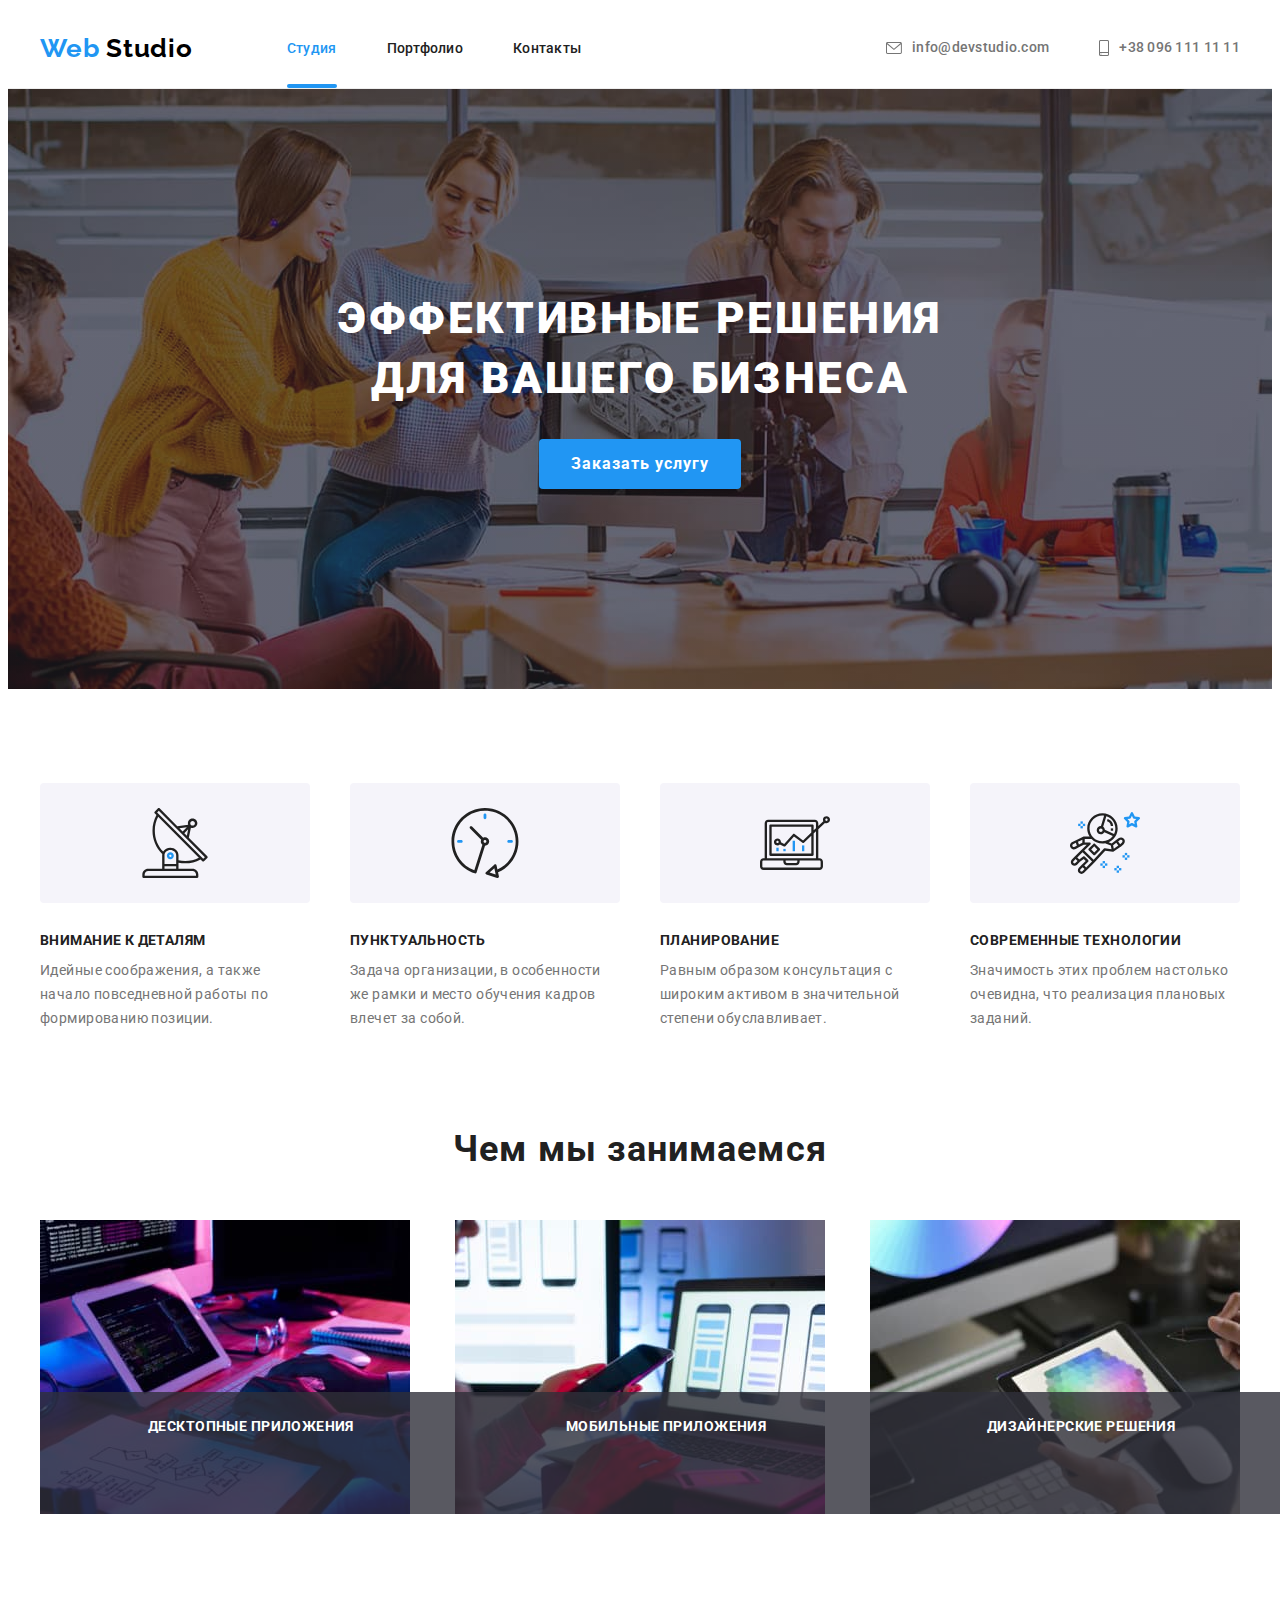
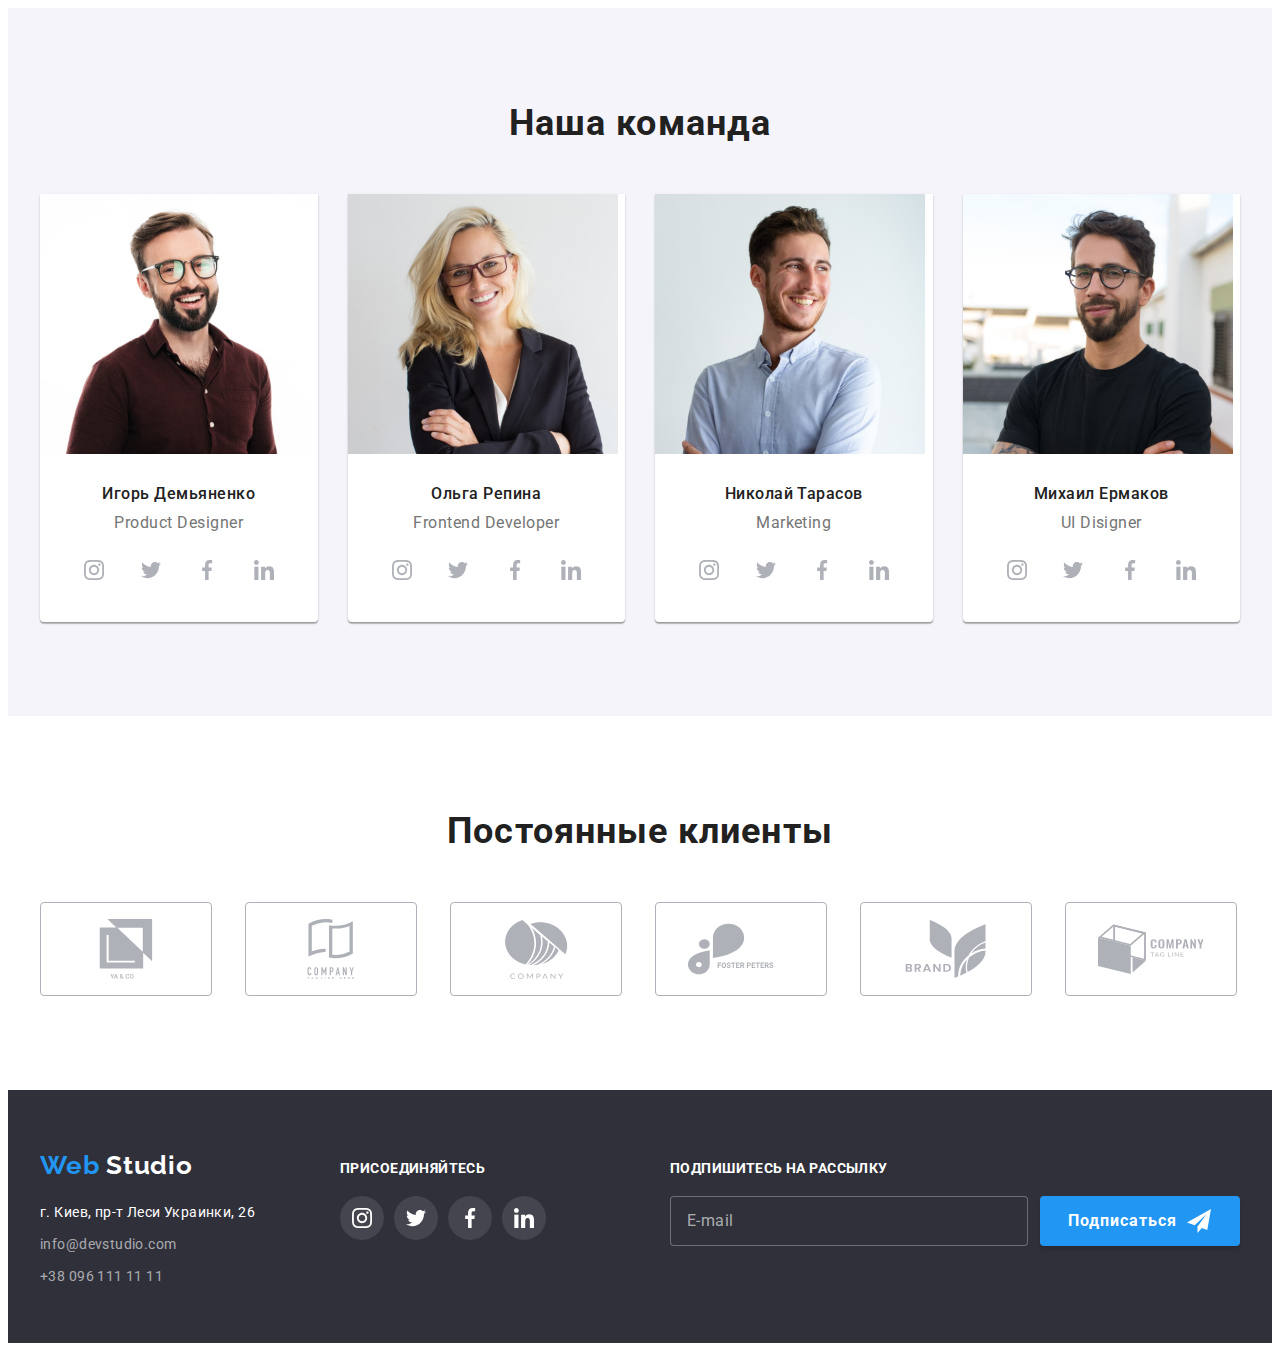
<file: index.html>
<!DOCTYPE html>
<html lang="ru">

<head>
	<meta charset="UTF-8" />
	<meta http-equiv="X-UA-Compatible" content="IE=edge" />
	<meta name="viewport" content="width=device-width, initial-scale=1.0" />
	<title>Студия</title>
	<link rel="preconnect" href="https://fonts.googleapis.com" />
	<link rel="preconnect" href="https://fonts.gstatic.com" crossorigin />
	<link href="https://fonts.googleapis.com/css2?family=Raleway:wght@700&family=Roboto:wght@400;500;700;900&display=swap"
		rel="stylesheet" />
	<link rel="stylesheet" href="https://cdnjs.cloudflare.com/ajax/libs/modern-normalize/1.1.0/modern-normalize.min.css"
		integrity="sha512-wpPYUAdjBVSE4KJnH1VR1HeZfpl1ub8YT/NKx4PuQ5NmX2tKuGu6U/JRp5y+Y8XG2tV+wKQpNHVUX03MfMFn9Q=="
		crossorigin="anonymous" referrerpolicy="no-referrer" />
	<link rel="stylesheet" href="./css/main.min.css">
</head>

<body>
	<header class="header">
		<div class="container header-container">
			<a href="index.html" lang="en" class="logo link">
				Web
				<span class="logo_black">Studio</span>
			</a>
			<nav class="nav">
				<ul class="nav-list list">
					<li class="nav-list__item">
						<a class="nav-list__link link current" href="">
							Студия
						</a>
					</li>
					<li class="nav-list__item">
						<a class="nav-list__link link" href="./portfolio.html">
							Портфолио
						</a>
					</li>
					<li class="nav-list__item">
						<a class="nav-list__link link" href="#contacts">
							Контакты
						</a>
					</li>
				</ul>
			</nav>
			<ul class="contacts-list list">
				<li class="contacts-list__item">
					<a class="contacts-list__link link email" href="mailto:info@devstudio.com">
						<svg class="contacts-list__icon" width="16" height="12">
							<use href="./images/sprite.svg#icon-envelope"></use>
						</svg>
						info@devstudio.com
					</a>
				</li>
				<li class="contacts-list__item">
					<a class="contacts-list__link link phone" href="tel:+380961111111">
						<svg class="contacts-list__icon" width="10" height="16">
							<use href="./images/sprite.svg#icon-smartphone"></use>
						</svg>
						+38 096 111 11 11
					</a>
				</li>
			</ul>
		</div>
	</header>
	<main>
		<section class="hero-section">
			<div class="container hero-container">
				<h1 class="main-title">
					Эффективные решения
					<br />
					для вашего бизнеса
				</h1>
				<button class="modal-btn" type="button" data-modal-open>
					Заказать услугу
				</button>
			</div>
		</section>
		<section class="features-section">
			<div class="container features-container">
				<h2 class="features-title title visually-hidden">
					Наши преимущества
				</h2>
				<ul class="features-list list">
					<li class="features-list__item">
						<div class="features-list__icon-wrapper">
							<svg class="features-list__icon" width="70" height="70">
								<use href="./images/sprite.svg#icon-antenna"></use>
							</svg>
						</div>
						<h3 class="features-list__title">Внимание к деталям</h3>
						<p class="features-list__description">
							Идейные соображения, а также начало повседневной работы по
							формированию позиции.
						</p>
					</li>

					<li class="features-list__item">
						<div class="features-list__icon-wrapper">
							<svg class="features-list__icon" width="70" height="70">
								<use href="./images/sprite.svg#icon-clock"></use>
							</svg>
						</div>
						<h3 class="features-list__title">Пунктуальность</h3>
						<p class="features-list__description">
							Задача организации, в особенности же рамки и место обучения
							кадров влечет за собой.
						</p>
					</li>
					<li class="features-list__item">
						<div class="features-list__icon-wrapper">
							<svg class="features-list__icon" width="70" height="70">
								<use href="./images/sprite.svg#icon-diagram"></use>
							</svg>
						</div>
						<h3 class="features-list__title">Планирование</h3>
						<p class="features-list__description">
							Равным образом консультация с широким активом в значительной
							степени обуславливает.
						</p>
					</li>
					<li class="features-list__item">
						<div class="features-list__icon-wrapper">
							<svg class="features-list__icon" width="70" height="70">
								<use href="./images/sprite.svg#icon-astronaut"></use>
							</svg>
						</div>
						<h3 class="features-list__title">Современные технологии</h3>
						<p class="features-list__description">
							Значимость этих проблем настолько очевидна, что реализация
							плановых заданий.
						</p>
					</li>
				</ul>
			</div>
		</section>
		<section class="activities section">
			<div class="container activities-container">
				<h2 class="activities-title title">Чем мы занимаемся</h2>
				<ul class="activities-list list">
					<li class="activities-list__item">
						<img src="./images/box-1.jpg" alt="Проектируем сайты" width="370" />
						<h3 class="activities-list__title">Десктопные приложения</h3>
					</li>
					<li class="activities-list__item">
						<img src="./images/box-2.jpg" alt="Адаптируем под мобильные" width="370" />
						<h3 class="activities-list__title">Мобильные приложения</h3>
					</li>
					<li class="activities-list__item">
						<img src="./images/box-3.jpg" alt="Сопровождаем бренды" width="370" />
						<h3 class="activities-list__title">Дизайнерские решения</h3>
					</li>
				</ul>
			</div>
		</section>
		<section class="team section">
			<div class="container team-container">
				<h2 class="team-title title">Наша команда</h2>
				<ul class="team-list list">
					<li class="team-member">
						<div class="team-member-card">
							<img src="./images/demjanenko.jpg" alt="Игорь Демьяненко" width="270" />
							<div class="team-member-description">
								<h3 class="team-member-name">Игорь Демьяненко</h3>
								<p class="team-member-position" lang="en">
									Product Designer
								</p>
								<ul class="social-list list">
									<li class="social-list__item">
										<a class="social-list__link link" href="">
											<svg class="social-list__icon" width="20" height="20">
												<use href="./images/sprite.svg#icon-instagram"></use>
											</svg>
										</a>
									</li>
									<li class="social-list__item">
										<a class="social-list__link link" href="">
											<svg class="social-list__icon" width="20" height="20">
												<use href="./images/sprite.svg#icon-twitter"></use>
											</svg>
										</a>
									</li>
									<li class="social-list__item">
										<a class="social-list__link link" href="">
											<svg class="social-list__icon" width="20" height="20">
												<use href="./images/sprite.svg#icon-facebook"></use>
											</svg>
										</a>
									</li>
									<li class="social-list__item">
										<a class="social-list__link link" href="">
											<svg class="social-list__icon" width="20" height="20">
												<use href="./images/sprite.svg#icon-linkedin"></use>
											</svg>
										</a>
									</li>
								</ul>
							</div>
						</div>
					</li>
					<li class="team-member">
						<div class="team-member-card">
							<img src="./images/repina.jpg" alt="Ольга Репина" width="270" />
							<div class="team-member-description">
								<h3 class="team-member-name">Ольга Репина</h3>
								<p class="team-member-position" lang="en">
									Frontend Developer
								</p>
								<ul class="social-list list">
									<li class="social-list__item">
										<a class="social-list__link link" href="">
											<svg class="social-list__icon" width="20" height="20">
												<use href="./images/sprite.svg#icon-instagram"></use>
											</svg>
										</a>
									</li>
									<li class="social-list__item">
										<a class="social-list__link link" href="">
											<svg class="social-list__icon" width="20" height="20">
												<use href="./images/sprite.svg#icon-twitter"></use>
											</svg>
										</a>
									</li>
									<li class="social-list__item">
										<a class="social-list__link link" href="">
											<svg class="social-list__icon" width="20" height="20">
												<use href="./images/sprite.svg#icon-facebook"></use>
											</svg>
										</a>
									</li>
									<li class="social-list__item">
										<a class="social-list__link link" href="">
											<svg class="social-list__icon" width="20" height="20">
												<use href="./images/sprite.svg#icon-linkedin"></use>
											</svg>
										</a>
									</li>
								</ul>
							</div>
						</div>
					</li>
					<li class="team-member">
						<div class="team-member-card">
							<img src="./images/tarasov.jpg" alt="Николай Тарасов" width="270" />
							<div class="team-member-description">
								<h3 class="team-member-name">Николай Тарасов</h3>
								<p class="team-member-position" lang="en">
									Marketing
								</p>
								<ul class="social-list list">
									<li class="social-list__item">
										<a class="social-list__link link" href="">
											<svg class="social-list__icon" width="20" height="20">
												<use href="./images/sprite.svg#icon-instagram"></use>
											</svg>
										</a>
									</li>
									<li class="social-list__item">
										<a class="social-list__link link" href="">
											<svg class="social-list__icon" width="20" height="20">
												<use href="./images/sprite.svg#icon-twitter"></use>
											</svg>
										</a>
									</li>
									<li class="social-list__item">
										<a class="social-list__link link" href="">
											<svg class="social-list__icon" width="20" height="20">
												<use href="./images/sprite.svg#icon-facebook"></use>
											</svg>
										</a>
									</li>
									<li class="social-list__item">
										<a class="social-list__link link" href="">
											<svg class="social-list__icon" width="20" height="20">
												<use href="./images/sprite.svg#icon-linkedin"></use>
											</svg>
										</a>
									</li>
								</ul>
							</div>
						</div>
					</li>
					<li class="team-member">
						<div class="team-member-card">
							<img src="./images/ermakov.jpg" alt="Михаил Ермаков" width="270" />
							<div class="team-member-description">
								<h3 class="team-member-name">Михаил Ермаков</h3>
								<p class="team-member-position" lang="en">
									UI Disigner
								</p>
								<ul class="social-list list">
									<li class="social-list__item">
										<a class="social-list__link link" href="">
											<svg class="social-list__icon" width="20" height="20">
												<use href="./images/sprite.svg#icon-instagram"></use>
											</svg>
										</a>
									</li>
									<li class="social-list__item">
										<a class="social-list__link link" href="">
											<svg class="social-list__icon" width="20" height="20">
												<use href="./images/sprite.svg#icon-twitter"></use>
											</svg>
										</a>
									</li>
									<li class="social-list__item">
										<a class="social-list__link link" href="">
											<svg class="social-list__icon" width="20" height="20">
												<use href="./images/sprite.svg#icon-facebook"></use>
											</svg>
										</a>
									</li>
									<li class="social-list__item">
										<a class="social-list__link link" href="">
											<svg class="social-list__icon" width="20" height="20">
												<use href="./images/sprite.svg#icon-linkedin"></use>
											</svg>
										</a>
									</li>
								</ul>
							</div>
						</div>
					</li>
				</ul>
			</div>
		</section>
		<section class="clients section">
			<div class="container clients-container">
				<h2 class="clients-title title">Постоянные клиенты</h2>
				<ul class="clients-list list">
					<li class="clients-list__item">
						<a href="" class="clients-list__link link">
							<svg class="clients-list__icon" width="106" height="60">
								<use href="./images/sprite.svg#icon-yako"></use>
							</svg>
						</a>
					</li>
					<li class="clients-list__item">
						<a href="" class="clients-list__link link">
							<svg class="clients-list__icon" width="106" height="60">
								<use href="./images/sprite.svg#icon-taglinehere"></use>
							</svg>
						</a>
					</li>
					<li class="clients-list__item">
						<a href="" class="clients-list__link link">
							<svg class="clients-list__icon" width="106" height="60">
								<use href="./images/sprite.svg#icon-company"></use>
							</svg>
						</a>
					</li>
					<li class="clients-list__item">
						<a href="" class="clients-list__link link">
							<svg class="clients-list__icon" width="106" height="60">
								<use href="./images/sprite.svg#icon-foster"></use>
							</svg>
						</a>
					</li>
					<li class="clients-list__item">
						<a href="" class="clients-list__link link">
							<svg class="clients-list__icon" width="106" height="60">
								<use href="./images/sprite.svg#icon-brand"></use>
							</svg>
						</a>
					</li>
					<li class="clients-list__item">
						<a href="" class="clients-list__link link">
							<svg class="clients-list__icon" width="106" height="60">
								<use href="./images/sprite.svg#icon-tagline"></use>
							</svg>
						</a>
					</li>
				</ul>
			</div>
		</section>
	</main>
	<footer class="footer">
		<div class="container footer-container">
			<div class="footer-wraper">
				<div class="address-wraper">
					<a href="index.html" lang="en" class="logo link">
						Web
						<span class="logo_white">Studio</span>
					</a>
					<address id="contacts" class="contacts">
						<ul class="contacts-list list">
							<li class="contacts-list__item">
								<a class="contacts-list__link link post" href="https://goo.gl/maps/UUUmMHArdC9bSHM6A" target="_blank"
									rel="noopener noreferrer">
									г. Киев, пр-т Леси Украинки, 26
								</a>
							</li>
							<li class="contacts-list__item">
								<a class="contacts-list__link link email" href="mailto:info@devstudio.com">
									info@devstudio.com
								</a>
							</li>
							<li class="contacts-list__item">
								<a class="contacts-list__link link phone" href="tel:+380961111111">
									+38 096 111 11 11
								</a>
							</li>
						</ul>
					</address>
				</div>
				<div class="social-media">
					<b class="join">Присоединяйтесь</b>
					<ul class="social-list list">
						<li class="social-list__item">
							<a class="social-list__link link" href="">
								<svg class="social-list__icon" width="20" height="20">
									<use href="./images/sprite.svg#icon-instagram"></use>
								</svg>
							</a>
						</li>
						<li class="social-list__item">
							<a class="social-list__link link" href="">
								<svg class="social-list__icon" width="20" height="20">
									<use href="./images/sprite.svg#icon-twitter"></use>
								</svg>
							</a>
						</li>
						<li class="social-list__item">
							<a class="social-list__link link" href="">
								<svg class="social-list__icon" width="20" height="20">
									<use href="./images/sprite.svg#icon-facebook"></use>
								</svg>
							</a>
						</li>
						<li class="social-list__item">
							<a class="social-list__link link" href="">
								<svg class="social-list__icon" width="20" height="20">
									<use href="./images/sprite.svg#icon-linkedin"></use>
								</svg>
							</a>
						</li>
					</ul>
				</div>
				<form class="subscribe-form">
					<strong class="subscribe-call">Подпишитесь на рассылку</strong>
					<div class="subscribe-form-email-wrapper">
						<input type="email" name="subscribe-form-email" class="subscribe-form-input" placeholder="E-mail">
						<button type="submit" class="subscribe-form-submit-btn">Подписаться</button>
					</div>
				</form>
			</div>
		</div>
	</footer>
	<div class="backdrop is-hidden" data-modal>
		<div class="modal">
			<button type="button" class="modal-close-btn" data-modal-close>
				<svg class="modal-close-icon" width="18" height="18">
					<use href="./images/sprite.svg#close-icon"></use>
				</svg>
			</button>

			<form class="contact-form">
				<b class="contact-form-title">Оставьте свои данные, мы вам перезвоним</b>
				<label class="contact-form-field">
					<span class="contact-form-field-label">Имя</span>
					<span class="contact-form-input-wrapper">
						<input name="user_name" type="text" class="contact-form-input" required />
						<svg class="contact-form-input-icon" width="18" height="18">
							<use href="./images/sprite.svg#person-input-icon"></use>
						</svg>
					</span>
				</label>
				<label class="contact-form-field">
					<span class="contact-form-field-label">Телефон</span>
					<span class="contact-form-input-wrapper">
						<input name="user_phone" type="tel" class="contact-form-input" required />
						<svg class="contact-form-input-icon" width="18" height="18">
							<use href="./images/sprite.svg#phone-input-icon"></use>
						</svg>
					</span>
				</label>
				<label class="contact-form-field">
					<span class="contact-form-field-label">Почта</span>
					<span class="contact-form-input-wrapper">
						<input name="user_email" type="email" class="contact-form-input" required />
						<svg class="contact-form-input-icon" width="18" height="18">
							<use href="./images/sprite.svg#email-input-icon"></use>
						</svg>
					</span>
				</label>
				<label class="contact-form-field">
					<span class="contact-form-field-label">Комментарий</span>
					<textarea name="user_message" class="contact-form-message" placeholder="Введите текст"></textarea>
				</label>
				<div class="contact-form-checkbox-wrapper">
					<input name="accept-policy" type="checkbox" class="contact-form-checkbox visually-hidden" id="policy-checkbox"
						required />
					<label for="policy-checkbox" class="contact-form-checkbox-label">
						Соглашаюсь с рассылкой и принимаю&nbsp;
						<a href="">Условия договора</a>
					</label>
				</div>
				<button type="submit" class="contact-form-submit-btn">
					Отправить
				</button>
			</form>
		</div>
	</div>
	<script src="./js/modal.js"></script>
</body>

</html>
</file>
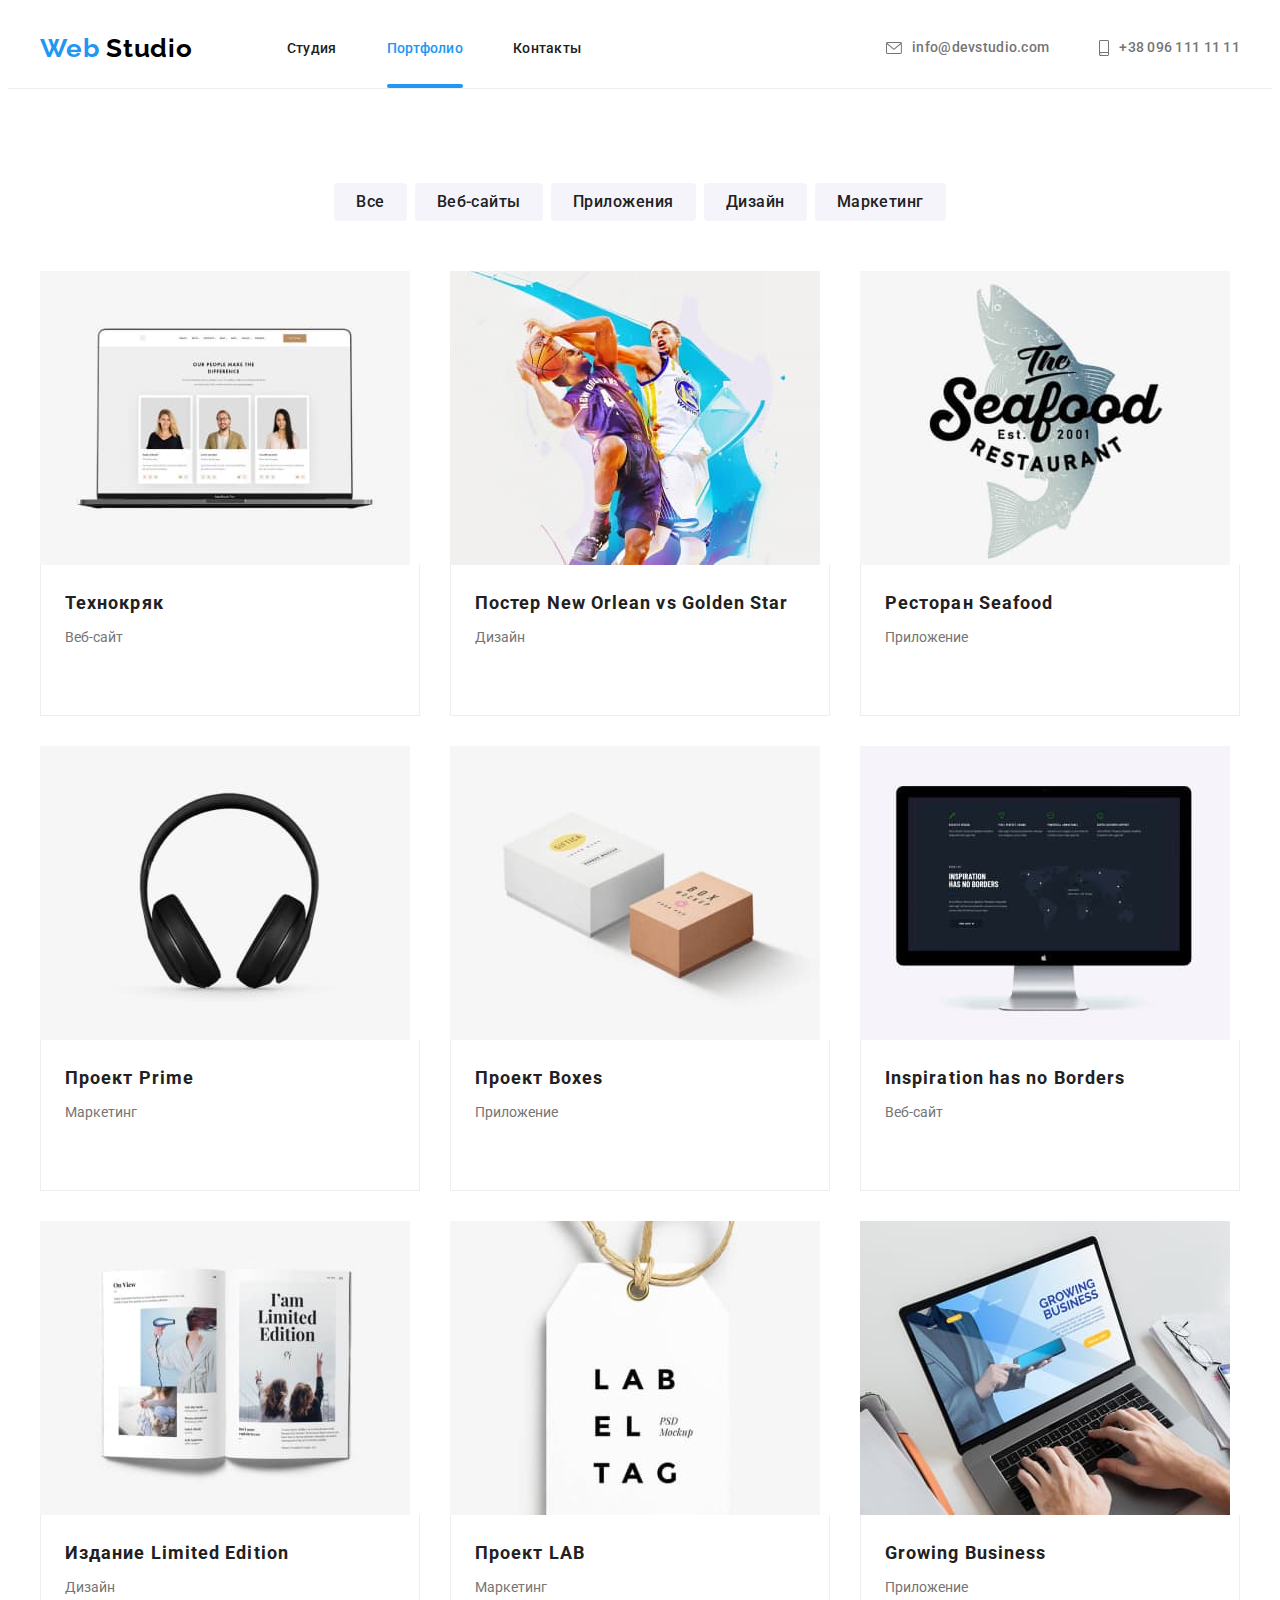
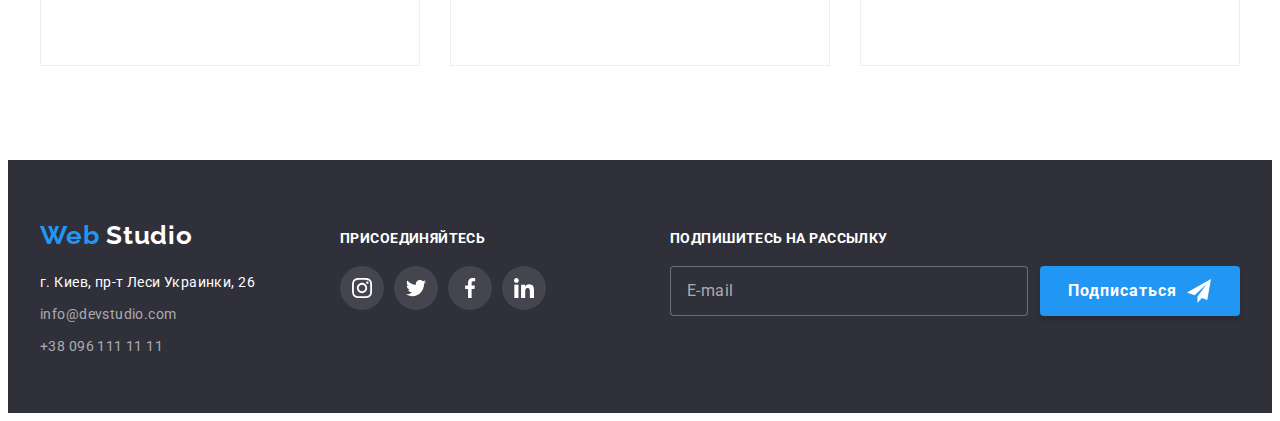
<file: portfolio.html>
<!DOCTYPE html>
<html lang="ru">

<head>
	<meta charset="UTF-8" />
	<meta http-equiv="X-UA-Compatible" content="IE=edge" />
	<meta name="viewport" content="width=device-width, initial-scale=1.0" />
	<title>Портфолио</title>
	<link rel="preconnect" href="https://fonts.googleapis.com" />
	<link rel="preconnect" href="https://fonts.gstatic.com" crossorigin />
	<link href="https://fonts.googleapis.com/css2?family=Raleway:wght@700&family=Roboto:wght@400;500;700;900&display=swap"
		rel="stylesheet" />
	<link rel="stylesheet" href="https://cdnjs.cloudflare.com/ajax/libs/modern-normalize/1.1.0/modern-normalize.min.css"
		integrity="sha512-wpPYUAdjBVSE4KJnH1VR1HeZfpl1ub8YT/NKx4PuQ5NmX2tKuGu6U/JRp5y+Y8XG2tV+wKQpNHVUX03MfMFn9Q=="
		crossorigin="anonymous" referrerpolicy="no-referrer" />
	<link rel="stylesheet" href="./css/main.min.css">
</head>

<body>
	<header class="header">
		<div class="container header-container">
			<a href="index.html" lang="en" class="logo link">
				Web
				<span class="logo_black">Studio</span>
			</a>
			<nav class="nav">
				<ul class="nav-list list">
					<li class="nav-list__item">
						<a class="nav-list__link link" href="./index.html">Студия</a>
					</li>
					<li class="nav-list__item">
						<a class="nav-list__link link current" href="">Портфолио</a>
					</li>
					<li class="nav-list__item">
						<a class="nav-list__link link" href="#contacts">Контакты</a>
					</li>
				</ul>
			</nav>
			<ul class="contacts-list list">
				<li class="contacts-list__item">
					<a class="contacts-list__link link email" href="mailto:info@devstudio.com">
						<svg class="contacts-list__icon" width="16" height="12">
							<use href="./images/sprite.svg#icon-envelope"></use>
						</svg>
						info@devstudio.com
					</a>
				</li>
				<li class="contacts-list__item">
					<a class="contacts-list__link link phone" href="tel:+380961111111">
						<svg class="contacts-list__icon" width="10" height="16">
							<use href="./images/sprite.svg#icon-smartphone"></use>
						</svg>
						+38 096 111 11 11
					</a>
				</li>
			</ul>
		</div>
	</header>
	<main>
		<section class="portfolio section">
			<div class="container portfolio-container">
				<h1 class="portfolio-title visually-hidden">Портфолио проектов</h1>
				<ul class="filters-list list">
					<li class="filters-list__item">
						<button class="filters-list__btn all-filter current" type="button">Все</button>
					</li>
					<li class="filters-list__item">
						<button class="filters-list__btn sites-filter" type="button">Веб-сайты</button>
					</li>
					<li class="filters-list__item">
						<button class="filters-list__btn apps-filter" type="button">Приложения</button>
					</li>
					<li class="filters-list__item">
						<button class="filters-list__btn design-filter" type="button">Дизайн</button>
					</li>
					<li class="filters-list__item">
						<button class="filters-list__btn marketing-filter" type="button">Маркетинг</button>
					</li>
				</ul>
				<ul class="projects-list list">
					<li class="projects-list__item">
						<a href="" class="projects-list__link link">
							<article class="project-card">
								<div class="project-card__img-wrapper">
									<img src="./images/proj-kriak.jpg" alt="Скриншот веб-сайта Технокряк" width="370" height="294" />
									<p class="project-card__overlay">
										Ресурс предлагает комплексные предложения с разным уровнем функционала и сервисов. Все это
										позволит посетителю получить исчерпывающие сведения о компании или частном лице.
									</p>
								</div>
								<div class="project-discription">
									<h3 class="project-title">Технокряк</h3>
									<p class="project-type">Веб-сайт</p>
								</div>
							</article>
						</a>
					</li>
					<li class="projects-list__item">
						<a href="" class="projects-list__link link">
							<article class="project-card">
								<div class="project-card__img-wrapper">
									<img src="./images/proj-orlean.jpg" alt="Скриншот Постера Новый Орлеан против Голден Старс"
										width="370" height="294" />
									<p class="project-card__overlay">
										Ресурс предлагает комплексные предложения с разным уровнем функционала и сервисов. Все это
										позволит посетителю получить исчерпывающие сведения о компании или частном лице.
									</p>
								</div>
								<div class="project-discription">
									<h3 class="project-title">
										Постер
										<span lang="en">New Orlean vs Golden Star</span>
									</h3>
									<p class="project-type">Дизайн</p>
								</div>
							</article>
						</a>
					</li>
					<li class="projects-list__item">
						<a href="" class="projects-list__link link">
							<article class="project-card">
								<div class="project-card__img-wrapper">
									<img src="./images/proj-seafood.jpg" alt="Скриншот приложения ресторана Сифуд" width="370"
										height="294" />
									<p class="project-card__overlay">
										Ресурс предлагает комплексные предложения с разным уровнем функционала и сервисов. Все это
										позволит посетителю получить исчерпывающие сведения о компании или частном лице.
									</p>
								</div>
								<div class="project-discription">
									<h3 class="project-title">
										Ресторан
										<span lang="en">Seafood</span>
									</h3>
									<p class="project-type">Приложение</p>
								</div>
							</article>
						</a>
					</li>
					<li class="projects-list__item">
						<a href="" class="projects-list__link link">
							<article class="project-card">
								<div class="project-card__img-wrapper">
									<img src="./images/proj-prime.jpg" alt="Скриншот маркетингового проекта Прайм" width="370"
										height="294" />
									<p class="project-card__overlay">
										Ресурс предлагает комплексные предложения с разным уровнем функционала и сервисов. Все это
										позволит посетителю получить исчерпывающие сведения о компании или частном лице.
									</p>
								</div>
								<div class="project-discription">
									<h3 class="project-title">
										Проект
										<span lang="en">Prime</span>
									</h3>
									<p class="project-type">Маркетинг</p>
								</div>
							</article>
						</a>
					</li>
					<li class="projects-list__item">
						<a href="" class="projects-list__link link">
							<article class="project-card">
								<div class="project-card__img-wrapper">
									<img src="./images/proj-box.jpg" alt="Скриншот приложения проекта Боксиз" width="370" height="294" />
									<p class="project-card__overlay">
										Ресурс предлагает комплексные предложения с разным уровнем функционала и сервисов. Все это
										позволит посетителю получить исчерпывающие сведения о компании или частном лице.
									</p>
								</div>
								<div class="project-discription">
									<h3 class="project-title">
										Проект
										<span lang="en">Boxes</span>
									</h3>
									<p class="project-type">Приложение</p>
								</div>
							</article>
						</a>
					</li>
					<li class="projects-list__item">
						<a href="" class="projects-list__link link">
							<article class="project-card">
								<div class="project-card__img-wrapper">
									<img src="./images/proj-inspiration.jpg" alt="Скриншот веб-сайта Вдохновение не имеет границ"
										width="370" height="294" />
									<p class="project-card__overlay">
										Ресурс предлагает комплексные предложения с разным уровнем функционала и сервисов. Все это
										позволит посетителю получить исчерпывающие сведения о компании или частном лице.
									</p>
								</div>
								<div class="project-discription">
									<h3 class="project-title" lang="en">Inspiration has no Borders</h3>
									<p class="project-type">Веб-сайт</p>
								</div>
							</article>
						</a>
					</li>
					<li class="projects-list__item">
						<a href="" class="projects-list__link link">
							<article class="project-card">
								<div class="project-card__img-wrapper">
									<img src="./images/proj-limited.jpg" alt="Скриншот дизайнерского проекта издания Лимитед Эдишн"
										width="370" height="294" />
									<p class="project-card__overlay">
										Ресурс предлагает комплексные предложения с разным уровнем функционала и сервисов. Все это
										позволит посетителю получить исчерпывающие сведения о компании или частном лице.
									</p>
								</div>
								<div class="project-discription">
									<h3 class="project-title">
										Издание
										<span lang="en">Limited Edition</span>
									</h3>
									<p class="project-type">Дизайн</p>
								</div>
							</article>
						</a>
					</li>
					<li class="projects-list__item">
						<a href="" class="projects-list__link link">
							<article class="project-card">
								<div class="project-card__img-wrapper">
									<img src="./images/proj-lab.jpg" alt="Скриншот маркетингового проекта ЛАБ" width="370" height="294" />
									<p class="project-card__overlay">
										Ресурс предлагает комплексные предложения с разным уровнем функционала и сервисов. Все это
										позволит посетителю получить исчерпывающие сведения о компании или частном лице.
									</p>
								</div>
								<div class="project-discription">
									<h3 class="project-title">
										Проект
										<span lang="en">LAB</span>
									</h3>
									<p class="project-type">Маркетинг</p>
								</div>
							</article>
						</a>
					</li>
					<li class="projects-list__item">
						<a href="" class="projects-list__link link">
							<article class="project-card">
								<div class="project-card__img-wrapper">
									<img src="./images/proj-growing.jpg" alt="Скриншот приложения Гроуин Бизнес" width="370"
										height="294" />
									<p class="project-card__overlay">
										Ресурс предлагает комплексные предложения с разным уровнем функционала и сервисов. Все это
										позволит посетителю получить исчерпывающие сведения о компании или частном лице.
									</p>
								</div>
								<div class="project-discription">
									<h3 class="project-title" lang="en">Growing Business</h3>
									<p class="project-type">Приложение</p>
								</div>
							</article>
						</a>
					</li>
				</ul>
			</div>
		</section>
	</main>
	<footer class="footer">
		<div class="container footer-container">
			<div class="footer-wraper">
				<div class="address-wraper">
					<a href="index.html" lang="en" class="logo link">
						Web
						<span class="logo_white">Studio</span>
					</a>
					<address id="contacts" class="contacts">
						<ul class="contacts-list list">
							<li class="contacts-list__item">
								<a class="contacts-list__link link post" href="https://goo.gl/maps/UUUmMHArdC9bSHM6A" target="_blank"
									rel="noopener noreferrer">
									г. Киев, пр-т Леси Украинки, 26
								</a>
							</li>
							<li class="contacts-list__item">
								<a class="contacts-list__link link email" href="mailto:info@devstudio.com">info@devstudio.com</a>
							</li>
							<li class="contacts-list__item">
								<a class="contacts-list__link link phone" href="tel:+380961111111">+38 096 111 11 11</a>
							</li>
						</ul>
					</address>
				</div>
				<div class="social-media">
					<b class="join">Присоединяйтесь</b>
					<ul class="social-list list">
						<li class="social-list__item">
							<a class="social-list__link link" href="">
								<svg class="social-list__icon" width="20" height="20">
									<use href="./images/sprite.svg#icon-instagram"></use>
								</svg>
							</a>
						</li>
						<li class="social-list__item">
							<a class="social-list__link link" href="">
								<svg class="social-list__icon" width="20" height="20">
									<use href="./images/sprite.svg#icon-twitter"></use>
								</svg>
							</a>
						</li>
						<li class="social-list__item">
							<a class="social-list__link link" href="">
								<svg class="social-list__icon" width="20" height="20">
									<use href="./images/sprite.svg#icon-facebook"></use>
								</svg>
							</a>
						</li>
						<li class="social-list__item">
							<a class="social-list__link link" href="">
								<svg class="social-list__icon" width="20" height="20">
									<use href="./images/sprite.svg#icon-linkedin"></use>
								</svg>
							</a>
						</li>
					</ul>
				</div>
				<form class="subscribe-form">
					<strong class="subscribe-call">Подпишитесь на рассылку</strong>
					<div class="subscribe-form-email-wrapper">
						<input type="email" name="subscribe-form-email" class="subscribe-form-input" placeholder="E-mail">
						<button type="submit" class="subscribe-form-submit-btn">Подписаться</button>
					</div>
				</form>
			</div>
		</div>
	</footer>
</body>

</html>
</file>
<file: css/main.min.css>
:root{--primary-font-family: "Roboto", sans-serif;--secondary-font-family: "Raleway", sans-serif;--primary-text-color: #757575;--secondary-text-color: #212121;--top-logo-color: #000000;--contrast-accent-color: #ffffff;--primary-accent-color: #2196f3;--secondary-accent-color: #188ce8;--primary-background-color: #ffffff;--secondary-background-color: #f5f4fa;--hero-background-color: #c4c4c4;--footer-background-color: #2f303a;--footer-text-color: rgba(255, 255, 255, 0.6);--projects-card-border-color: #eeeeee;--section-border-color: #eeeeee;--social-list-icon-color: #afb1b8}.visually-hidden{position:absolute;width:1px;height:1px;margin:-1px;padding:0;overflow:hidden;border:0;clip:rect(0 0 0 0)}body{min-width:1200px;font-family:var(--primary-font-family);font-size:14px;color:var(--primary-text-color)}h1,h2,h3,h4,h5,h6,p{margin-top:0;margin-bottom:0}ul,ol{margin-top:0;margin-bottom:0;padding-left:0}img{display:block;max-width:100%;height:auto}.list{list-style:none}.link{text-decoration:none}.container{width:1200px;padding-left:15px;padding-right:15px;margin-left:auto;margin-right:auto}.logo{font-family:var(--secondary-font-family);font-weight:700;font-size:26px;line-height:1.19;letter-spacing:0.03em;color:var(--primary-accent-color)}.logo_black{color:var(--top-logo-color)}.logo_white{color:var(--contrast-accent-color)}.main-title{margin-bottom:30px;font-weight:900;font-size:44px;line-height:1.36;text-align:center;letter-spacing:0.06em;text-transform:uppercase;color:var(--contrast-accent-color)}.title{margin-bottom:50px;font-weight:700;font-size:36px;line-height:1.17;text-align:center;letter-spacing:0.03em;color:var(--secondary-text-color)}.section{padding-top:94px;padding-bottom:94px}.social-list{display:flex;justify-content:space-between}.social-list__link{display:flex;justify-content:center;align-items:center;width:44px;height:44px;border-radius:50%;transition:background-color 250ms cubic-bezier(0.4, 0, 0.2, 1)}.social-list__link:hover,.social-list__link:focus{background-color:var(--primary-accent-color)}.social-list__icon{fill:var(--social-list-icon-color);transition:fill 250ms cubic-bezier(0.4, 0, 0.2, 1)}.social-list__link:hover .social-list__icon,.social-list__link:focus .social-list__icon{fill:var(--contrast-accent-color)}.backdrop{position:fixed;top:0;left:0;width:100vw;height:100vh;background-color:rgba(0,0,0,0.2);transition:opacity 250ms cubic-bezier(0.4, 0, 0.2, 1),visibility 250ms cubic-bezier(0.4, 0, 0.2, 1)}.backdrop.is-hidden{opacity:0;visibility:hidden;pointer-events:none}.modal{position:absolute;top:50%;left:50%;transform:translate(-50%, -50%);width:528px;height:582px;background-color:var(--primary-background-color)}.modal-close-btn{position:absolute;top:8px;right:8px;display:flex;justify-content:center;align-items:center;padding:0;width:30px;height:30px;border-radius:50%;border:1px solid rgba(0,0,0,0.1);background-color:transparent;cursor:pointer}.modal-close-icon{transition:fill 250ms cubic-bezier(0.4, 0, 0.2, 1)}.modal-close-btn:hover .modal-close-icon,.modal-close-btn:focus .modal-close-icon{fill:var(--primary-accent-color)}.contact-form{padding:40px}.contact-form-title{display:block;margin-bottom:12px;font-family:'Roboto';font-style:normal;font-weight:700;font-size:20px;line-height:1.15;text-align:center;letter-spacing:0.03em;color:var(--secondary-text-color)}.contact-form-field{display:block;margin-bottom:10px}.contact-form-field-label{font-family:'Roboto';font-style:normal;font-weight:400;font-size:12px;line-height:1.167;letter-spacing:0.01em;color:var(--primary-text-color)}.contact-form-input-wrapper{position:relative;display:block;margin-top:4px}.contact-form-input{width:100%;height:40px;padding-left:42px;border:1px solid rgba(33,33,33,0.2);box-sizing:border-box;border-radius:4px;transition:border-color 250ms cubic-bezier(0.4, 0, 0.2, 1)}.contact-form-input:focus{outline:none;border-color:var(--primary-accent-color)}.contact-form-input-icon{position:absolute;top:50%;left:12px;transform:translateY(-50%);fill:var(--secondary-text-color);transition:fill 250ms cubic-bezier(0.4, 0, 0.2, 1)}.contact-form-input:focus+.contact-form-input-icon{fill:var(--primary-accent-color)}.contact-form-message{margin-top:4px;padding:12px 16px;resize:none;width:100%;height:120px;border:1px solid rgba(33,33,33,0.2);box-sizing:border-box;border-radius:4px;transition:border-color 250ms cubic-bezier(0.4, 0, 0.2, 1)}.contact-form-message:focus{outline:none;border-color:var(--primary-accent-color)}.contact-form-message::placeholder{font-family:'Roboto';font-style:normal;font-weight:400;font-size:12px;line-height:1.167;letter-spacing:0.01em;color:rgba(117,117,117,0.5)}.contact-form-checkbox-wrapper{margin-top:12px;margin-bottom:30px}.contact-form-checkbox-label{display:flex;justify-content:center;align-items:center;font-family:'Roboto';font-style:normal;font-weight:400;font-size:14px;line-height:1.71;letter-spacing:0.03em}.contact-form-checkbox-label::before{display:inline-block;width:16px;height:16px;cursor:pointer;content:'';margin-right:6px;background-image:url("../images/checkbox-icon.svg");background-repeat:no-repeat;transition:background 250ms cubic-bezier(0.4, 0, 0.2, 1)}.contact-form-checkbox:checked+.contact-form-checkbox-label::before{background-image:url("../images/checked-checkbox-icon.svg");background-repeat:no-repeat}.contact-form-checkbox-label>a{color:var(--primary-accent-color)}.contact-form-submit-btn{display:block;width:200px;padding:10px 32px;margin-left:auto;margin-right:auto;font-family:inherit;font-weight:700;font-size:16px;line-height:1.88;text-align:center;letter-spacing:0.06em;color:var(--contrast-accent-color);background-color:var(--primary-accent-color);box-shadow:0px 4px 4px rgba(0,0,0,0.15);border-radius:4px;border-width:0;cursor:pointer;transition:background-color 250ms cubic-bezier(0.4, 0, 0.2, 1)}.contact-form-submit-btn:hover,.contact-form-submit-btn:focus{background-color:var(--secondary-accent-color)}.header{max-height:80px;border-bottom:1px solid var(--section-border-color)}.header-container{display:flex;align-items:center;min-height:80px}.nav-list{display:flex;align-items:center;margin-left:94px}.nav-list__item:not(:last-child){margin-right:50px}.nav-list__link{font-weight:500;line-height:1.14;letter-spacing:0.02em;color:var(--secondary-text-color);transition:color 250ms cubic-bezier(0.4, 0, 0.2, 1)}.nav-list__link:hover,.nav-list__link:focus{color:var(--primary-accent-color)}.current{color:var(--primary-accent-color)}.nav .current{position:relative}.nav .current::after{position:absolute;bottom:0;left:0;content:"";width:100%;height:4px;border-radius:2px;background-color:var(--primary-accent-color)}.header .contacts-list{display:flex;align-items:center;margin-left:auto}.contacts-list__link{display:flex;align-items:center;font-weight:500;line-height:1.14;letter-spacing:0.02em;color:var(--primary-text-color);transition:color 250ms cubic-bezier(0.4, 0, 0.2, 1)}.nav-list__link,.header .contacts-list__link{padding-top:32px;padding-bottom:32px}.header .phone{margin-left:50px}.contacts-list__icon{margin-right:10px;fill:var(--primary-text-color);transition:fill 250ms cubic-bezier(0.4, 0, 0.2, 1)}.contacts-list__link:hover .contacts-list__icon,.contacts-list__link:focus .contacts-list__icon{fill:var(--primary-accent-color)}.hero-section{padding-top:200px;padding-bottom:200px;background-image:linear-gradient(to right, rgba(47,48,58,0.4), rgba(47,48,58,0.4)),url(../images/hero-bg-img.jpg);background-repeat:no-repeat;background-position:center center;background-color:var(--hero-background-color)}.modal-btn{display:block;min-width:136px;padding:10px 32px;margin-left:auto;margin-right:auto;font-family:inherit;font-weight:700;font-size:16px;line-height:1.88;text-align:center;letter-spacing:0.06em;color:var(--contrast-accent-color);background-color:var(--primary-accent-color);box-shadow:0px 4px 4px rgba(0,0,0,0.15);border-radius:4px;border-width:0;cursor:pointer;transition:background-color 250ms cubic-bezier(0.4, 0, 0.2, 1)}.modal-btn:hover,.modal-btn:focus{background-color:var(--secondary-accent-color)}.features-section{padding-top:94px}.features-list{display:flex;justify-content:space-between}.features-list__item{width:270px}.features-list__item:not(:last-child){margin-right:30px}.features-list__icon-wrapper{display:flex;justify-content:center;align-items:center;width:270px;height:120px;margin-bottom:30px;background-color:var(--secondary-background-color);border-radius:4px}.features-list__title{margin-bottom:10px;font-size:14px;font-weight:700;line-height:1.14;letter-spacing:0.03em;text-transform:uppercase;color:var(--secondary-text-color)}.features-list__description{height:75px;line-height:1.71;letter-spacing:0.03em;color:var(--primary-text-color)}.activities-list{display:flex;justify-content:space-between}.activities-list__item{position:relative}.activities-list__title{position:absolute;left:0;bottom:0;width:100%;height:70px;padding:26px;font-style:normal;font-weight:700;font-size:14px;line-height:16px;text-align:center;letter-spacing:0.03em;text-transform:uppercase;color:var(--contrast-accent-color);background-color:rgba(47,48,58,0.8)}.team{background-color:var(--secondary-background-color)}.team-list{display:flex;flex-wrap:wrap;justify-content:center;margin-left:-30px;margin-top:-30px}.team-member{flex-basis:calc((100% - 120px) / 4);margin-left:30px;margin-top:30px}.team-member-card{background-color:var(--primary-background-color);box-shadow:0px 1px 3px rgba(0,0,0,0.12),0px 1px 1px rgba(0,0,0,0.14),0px 2px 1px rgba(0,0,0,0.2);border-radius:0px 0px 4px 4px}.team-member-description{padding:30px 32px}.team-member-name{margin-bottom:10px;font-weight:500;font-size:16px;line-height:1.19;text-align:center;letter-spacing:0.03em;color:var(--secondary-text-color)}.team-member-position{margin-bottom:16px;font-size:16px;line-height:1.19;text-align:center;letter-spacing:0.03em}.clients-list{display:flex;flex-wrap:wrap;justify-content:center;margin-left:-30px;margin-top:-30px}.clients-list__item{flex-basis:calc((100% - 180px) / 6);margin-left:30px;margin-top:30px}.clients-list__link{display:flex;justify-content:center;width:170px;height:92px;fill:var(--social-list-icon-color);border:1px solid var(--social-list-icon-color);border-radius:4px;transition:fill 250ms cubic-bezier(0.4, 0, 0.2, 1),border-color 250ms cubic-bezier(0.4, 0, 0.2, 1)}.clients-list__link:hover,.clients-list__link:focus{fill:var(--primary-accent-color);border-color:var(--primary-accent-color)}.clients-list__icon{align-self:center}.footer{padding-top:60px;padding-bottom:60px;background-color:var(--footer-background-color)}.contacts{min-width:230px;margin-top:20px;margin-right:70px;margin-bottom:0;font-style:inherit}.contacts .contacts-list{max-height:82px}.footer .contacts-list__item:not(:last-child){margin-bottom:8px}.contacts .link{font-weight:400;line-height:1.71;letter-spacing:0.03em;color:var(--footer-text-color);transition:color 250ms cubic-bezier(0.4, 0, 0.2, 1)}.contacts .post{color:var(--contrast-accent-color)}.contacts-list__link:hover,.contacts-list__link:focus{color:var(--primary-accent-color)}.footer-wraper{display:flex}.social-media{min-width:206px;margin-top:10px}.join,.subscribe-call{font-weight:700;font-size:14px;line-height:16px;letter-spacing:0.03em;text-transform:uppercase;color:var(--contrast-accent-color)}.footer .social-list{margin-top:20px}.footer .social-list__icon{fill:var(--contrast-accent-color)}.footer .social-list__link{background-color:rgba(255,255,255,0.1);transition:background-color 250ms cubic-bezier(0.4, 0, 0.2, 1)}.footer .social-list__link:hover,.footer .social-list__link:focus{background-color:var(--primary-accent-color)}.subscribe-form{margin-top:10px;margin-left:auto}.subscribe-form-email-wrapper{display:flex;justify-content:end;align-items:center;margin-top:20px}.subscribe-form-input{margin-right:12px;width:358px;height:50px;padding:16px;background-color:var(--footer-background-color);border:1px solid rgba(255,255,255,0.3);box-sizing:border-box;border-radius:4px;color:var(--contrast-accent-color);transition:border-color 250ms cubic-bezier(0.4, 0, 0.2, 1)}.subscribe-form-input::placeholder{font-family:'Roboto';font-style:normal;font-weight:400;font-size:16px;line-height:1.25;letter-spacing:0.03em;color:rgba(255,255,255,0.6)}.subscribe-form-input:focus{outline:none;border-color:var(--primary-accent-color)}.subscribe-form-submit-btn{display:inline-flex;align-items:center;min-width:200px;padding:10px 28px;font-family:inherit;font-weight:700;font-size:16px;line-height:1.88;text-align:center;letter-spacing:0.06em;color:var(--contrast-accent-color);background-color:var(--primary-accent-color);box-shadow:0px 4px 4px rgba(0,0,0,0.15);border-radius:4px;border-width:0;cursor:pointer;transition:background-color 250ms cubic-bezier(0.4, 0, 0.2, 1)}.subscribe-form-submit-btn::after{display:inline-block;margin-left:10px;content:'';width:24px;height:24px;background:url("../images/subscribe-icon.svg") no-repeat}.subscribe-form-submit-btn:hover,.subscribe-form-submit-btn:focus{background-color:var(--secondary-accent-color)}.filters-list{display:flex;justify-content:center;margin-bottom:50px;min-width:610px}.filters-list__item:not(:last-child){margin-right:8px}.filters-list__btn{padding:6px 22px;min-width:30px;font-family:inherit;font-weight:500;font-size:16px;line-height:1.63;text-align:center;letter-spacing:0.03em;color:var(--secondary-text-color);background-color:var(--secondary-background-color);border-radius:4px;border-width:0px;cursor:pointer;transition:color 250ms cubic-bezier(0.4, 0, 0.2, 1),background-color 250ms cubic-bezier(0.4, 0, 0.2, 1),box-shadow 250ms cubic-bezier(0.4, 0, 0.2, 1)}.filters-list__btn:hover,.filters-list__btn:focus{color:var(--contrast-accent-color);background-color:var(--primary-accent-color);box-shadow:0px 3px 1px rgba(0,0,0,0.1),0px 1px 2px rgba(0,0,0,0.08),0px 2px 2px rgba(0,0,0,0.12)}.projects-list{display:flex;flex-wrap:wrap;justify-content:center;margin-left:-30px;margin-top:-30px}.projects-list__item{flex-basis:calc((100% - 90px) / 3);margin-left:30px;margin-top:30px}.project-card{transition:box-shadow 250ms cubic-bezier(0.4, 0, 0.2, 1)}.projects-list__link:hover .project-card,.projects-list__link:focus .project-card{box-shadow:0px 1px 1px rgba(0,0,0,0.12),0px 4px 4px rgba(0,0,0,0.06),1px 4px 6px rgba(0,0,0,0.16)}.project-card__img-wrapper{position:relative;overflow:hidden}.project-card__overlay{position:absolute;top:0;left:0;width:100%;height:100%;padding:62px 24px;font-family:"Roboto";font-style:normal;font-weight:400;font-size:18px;line-height:1.56;letter-spacing:0.03em;color:var(--contrast-accent-color);background-color:rgba(33,150,243,0.9);overflow:auto;transform:translateY(100%);transition:transform 250ms cubic-bezier(0.4, 0, 0.2, 1)}.projects-list__link:hover .project-card__overlay,.projects-list__link:focus .project-card__overlay{transform:translateY(0%)}.project-discription{min-height:110px;padding:20px 24px;border-right:1px solid var(--projects-card-border-color);border-bottom:1px solid var(--projects-card-border-color);border-left:1px solid var(--projects-card-border-color)}.project-title{margin-bottom:8px;font-weight:700;font-size:18px;line-height:2;letter-spacing:0.06em;color:var(--secondary-text-color)}.projects-list__link{color:currentColor}
/*# sourceMappingURL=main.min.css.map */
</file>
